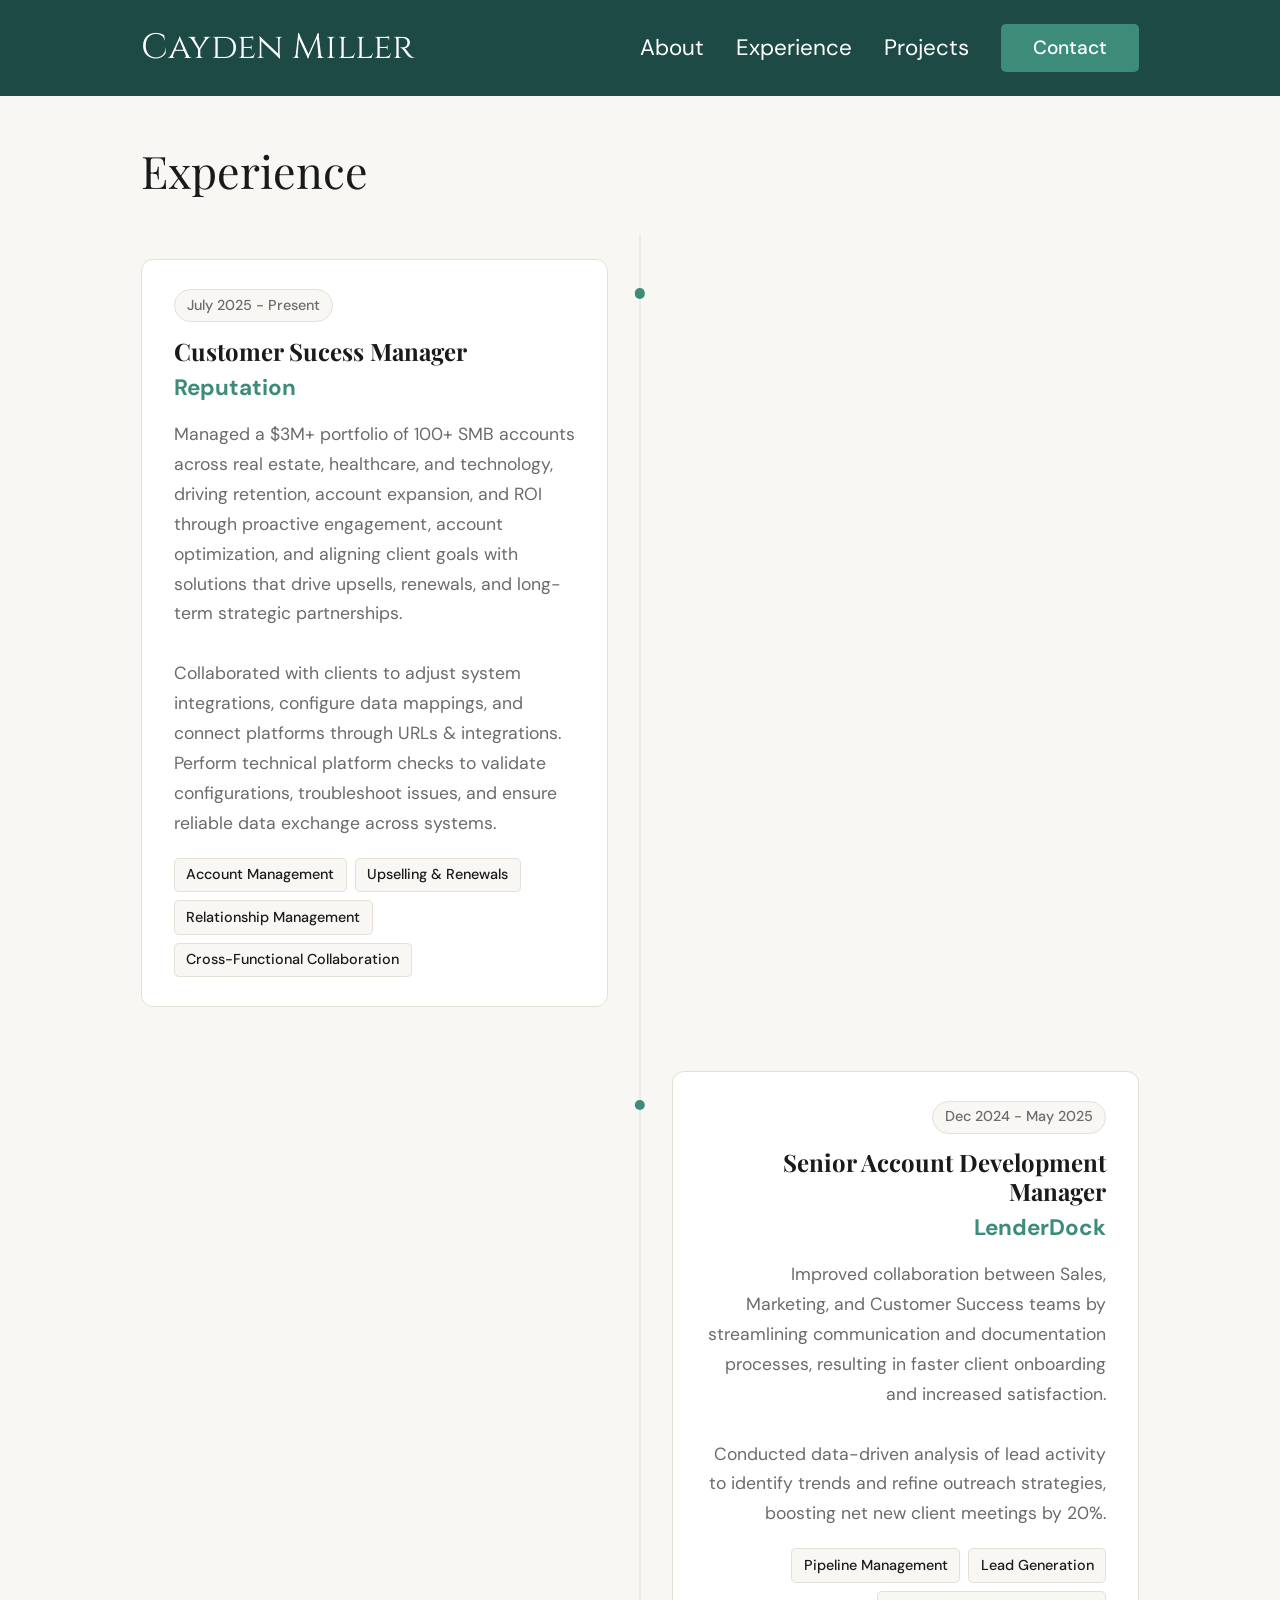
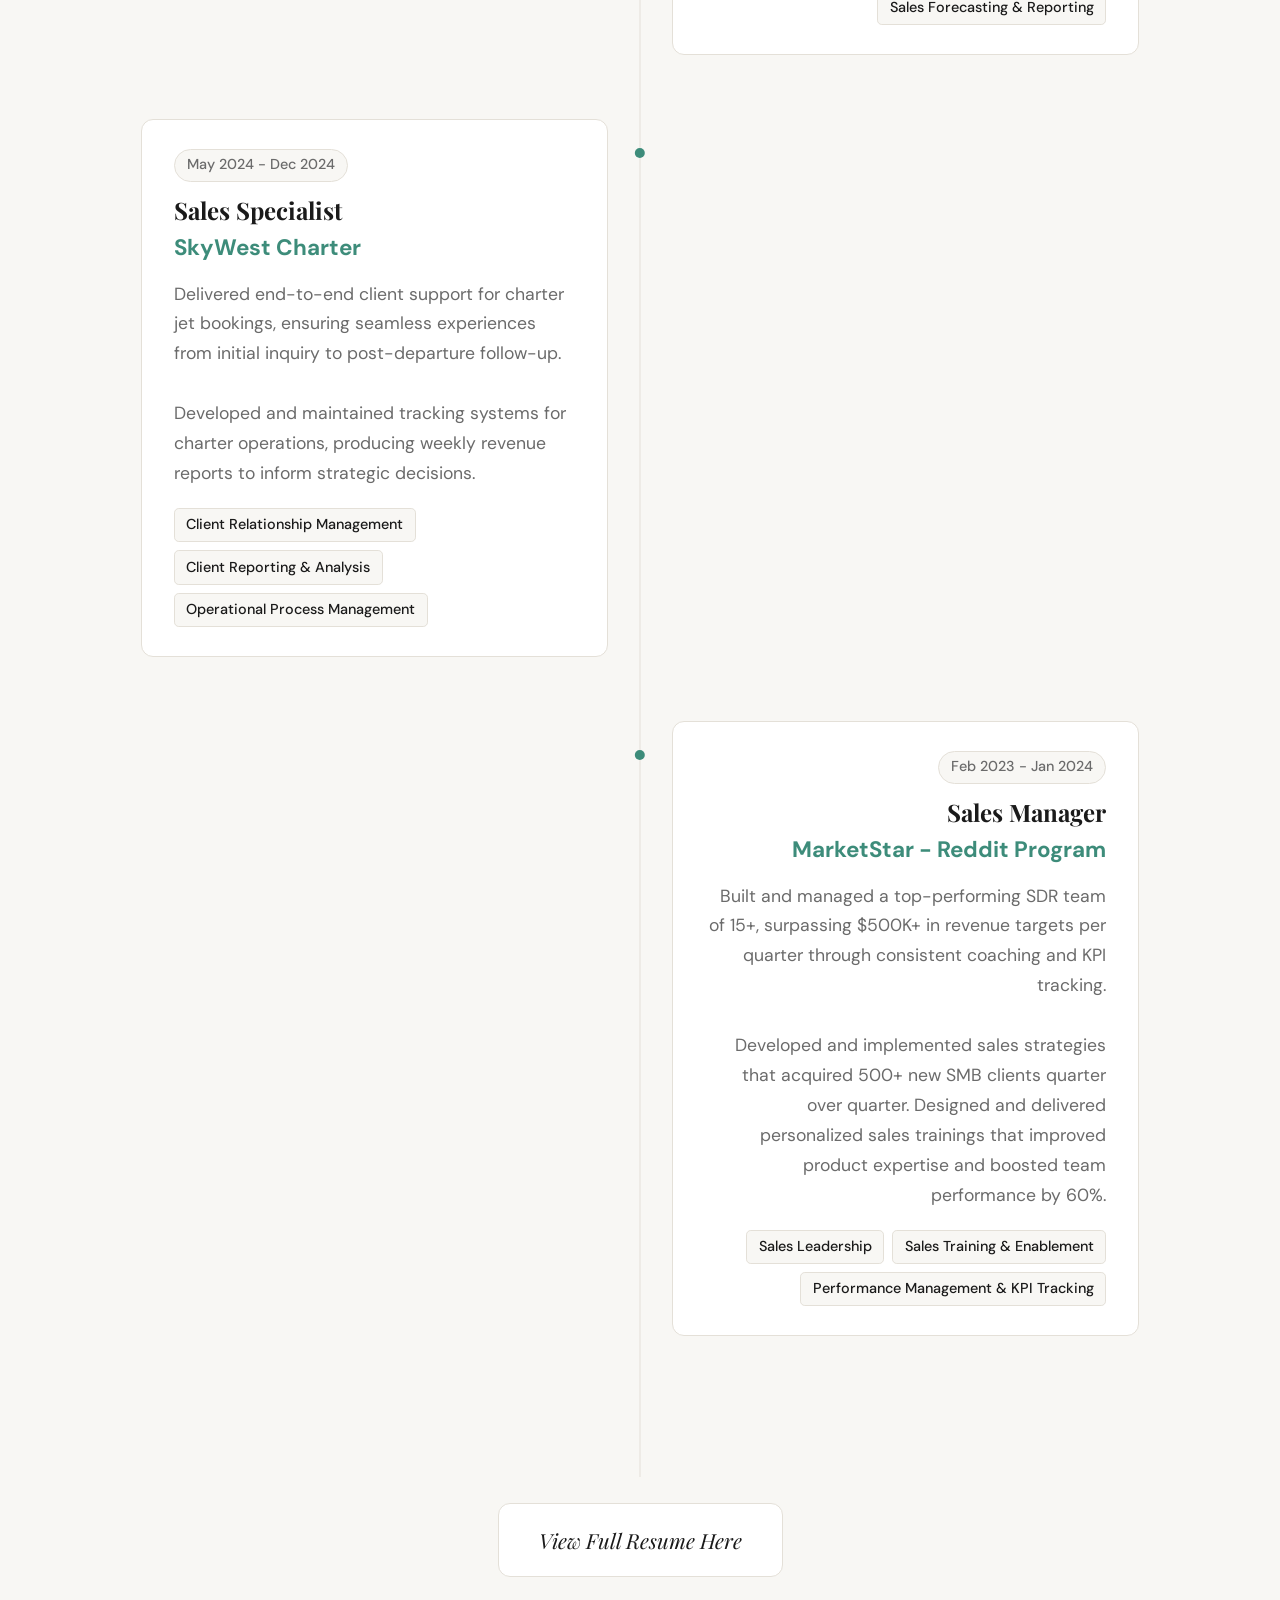
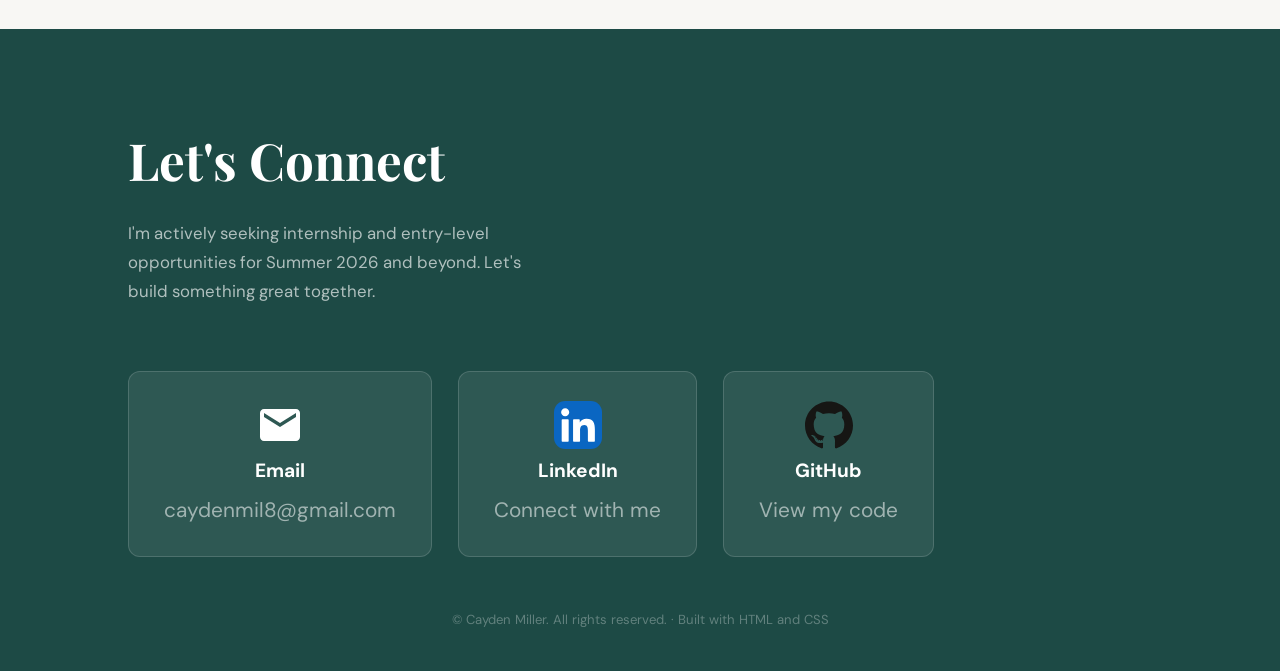
<file: experience.html>
<!DOCTYPE html>
<html lang="en">
<head>
    <meta charset="UTF-8">
    <meta name="viewport" content="width=device-width, initial-scale=1.0">
    <meta name="description" content="Cayden Miller's Experience">
    <link rel="stylesheet" href="styles_exp.css">
    <title>Experience | Cayden Miller</title>
</head>
<body>

    <!-- Navigation -->
    <header>
        <nav>
            <a href="index.html">
                <div class="index">
                    <p>Cayden Miller</p>
                </div>
            </a>

            <!-- Hidden checkbox drives the mobile menu toggle (pure CSS, no JS) -->
            <input type="checkbox" id="menu-toggle" class="menu-toggle" aria-hidden="true">
            <label for="menu-toggle" class="hamburger" aria-label="Toggle navigation menu">
                <span></span>
                <span></span>
                <span></span>
            </label>

            <div class="nav-links">
                <a href="index.html#story-section">About</a>
                <a href="experience.html">Experience</a>
                <a href="index.html#projects">Projects</a>
                <a href="index.html#contact" class="contact-btn">Contact</a>
            </div>
        </nav>
    </header>

    <!-- Main Content -->
    <main>
        <div class="experience-header">
            <h1>Experience</h1>
        </div>

        <!-- Timeline -->
        <div class="timeline">

            <!-- Left card -->
            <div class="timeline-item left">
                <div class="timeline-card">
                    <span class="date-badge">July 2025 - Present</span>
                    <h2>Customer Sucess Manager</h2>
                    <p class="timeline-company">Reputation</p>
                    <p class="timeline-desc">Managed a $3M+ portfolio of 100+ SMB accounts across real estate, healthcare, and technology, driving retention, account expansion, and ROI through proactive engagement, account optimization, and aligning client goals with solutions that drive upsells, renewals, and long-term strategic partnerships.<br><br>
                    Collaborated with clients to adjust system integrations, configure data mappings, and connect platforms through URLs & integrations. Perform technical platform checks to validate configurations, troubleshoot issues, and ensure reliable data exchange across systems. </p>
                    <!--Tag to websites or companies?-->
                    <div class="tags">
                        <span class="tag">Account Management</span>
                        <span class="tag">Upselling & Renewals</span>
                        <span class="tag">Relationship Management</span>
                        <span class="tag">Cross-Functional Collaboration</span>
                    </div>
                </div>
                <div class="timeline-dot"></div>
            </div>

            <!-- Right card -->
            <div class="timeline-item right">
                <div class="timeline-dot"></div>
                <div class="timeline-card">
                    <span class="date-badge">Dec 2024 - May 2025</span>
                    <h2>Senior Account Development Manager</h2>
                    <p class="timeline-company">LenderDock</p>
                    <p class="timeline-desc">Improved collaboration between Sales, Marketing, and Customer Success teams by streamlining communication and documentation processes, resulting in faster client onboarding and increased satisfaction.<br><br>
                    Conducted data-driven analysis of lead activity to identify trends and refine outreach strategies, boosting net new client meetings by 20%.
                    </p>
                    <div class="tags">
                        <span class="tag">Pipeline Management</span>
                        <span class="tag">Lead Generation</span>
                        <span class="tag">Sales Forecasting & Reporting</span>
                    </div>
                </div>
            </div>

            <!-- Left card -->
            <div class="timeline-item left">
                <div class="timeline-card">
                    <span class="date-badge">May 2024 - Dec 2024</span>
                    <h2>Sales Specialist</h2>
                    <p class="timeline-company">SkyWest Charter</p>
                    <p class="timeline-desc">Delivered end-to-end client support for charter jet bookings, ensuring seamless experiences from initial inquiry to post-departure follow-up.<br><br>
                    Developed and maintained tracking systems for charter operations, producing weekly revenue reports to inform strategic decisions.
                        </p>
                    <div class="tags">
                        <span class="tag">Client Relationship Management</span>
                        <span class="tag">Client Reporting & Analysis</span>
                        <span class="tag">Operational Process Management</span>
                    </div>
                </div>
                <div class="timeline-dot"></div>
            </div>

            <!-- Right card -->
            <div class="timeline-item right">
                <div class="timeline-dot"></div>
                <div class="timeline-card">
                    <span class="date-badge">Feb 2023 - Jan 2024</span>
                    <h2>Sales Manager</h2>
                    <p class="timeline-company">MarketStar - Reddit Program</p>
                    <p class="timeline-desc">Built and managed a top-performing SDR team of 15+, surpassing $500K+ in revenue targets per quarter through consistent coaching and KPI tracking.<br><br>
                    Developed and implemented sales strategies that acquired 500+ new SMB clients quarter over quarter. Designed and delivered personalized sales trainings that improved product expertise and boosted team performance by 60%.</p>
                    <div class="tags">
                        <span class="tag">Sales Leadership</span>
                        <span class="tag">Sales Training & Enablement</span>
                        <span class="tag">Performance Management & KPI Tracking</span>
                    </div>
                </div>
            </div>
        </div>
        <div class="resume-cta">
            <a href="CaydenMillerResume.pdf" target="_blank" rel="noopener noreferrer" class="resume-btn">View Full Resume Here</a>
        </div>
    </main>

    <!-- Footer -->
    <footer id="contact">
        <div class="footer-inner">
            <div class="footer-text">
                <h5>Let's Connect</h5>
                <p>I'm actively seeking internship and entry-level opportunities for Summer 2026 and beyond. Let's build something great together.</p>
            </div>
            <div class="contact-boxes">
                <a href="mailto:caydenmil8@gmail.com" class="contact-box">
                    <svg xmlns="http://www.w3.org/2000/svg" width="3rem" height="3rem" viewBox="0 0 24 24">
                        <path fill="#fff" d="M20 4H4c-1.1 0-1.99.9-1.99 2L2 18c0 1.1.9 2 2 2h16c1.1 0 2-.9 2-2V6c0-1.1-.9-2-2-2m0 4l-8 5l-8-5V6l8 5l8-5z" />
                    </svg>
                    <p class="contact-title">Email</p>
                    <p>caydenmil8@gmail.com</p>
                </a>
                <a href="https://www.linkedin.com/in/cayden-miller/" class="contact-box" target="_blank" rel="noopener noreferrer">
                    <svg xmlns="http://www.w3.org/2000/svg" width="3rem" height="3rem" viewBox="0 0 256 256">
                        <g fill="none">
                            <rect width="256" height="256" fill="#0a66c2" rx="60" />
                            <path fill="#fff" d="M184.715 217.685h29.27a4 4 0 0 0 4-3.999l.015-61.842c0-32.323-6.965-57.168-44.738-57.168c-14.359-.534-27.9 6.868-35.207 19.228a.32.32 0 0 1-.595-.161V101.66a4 4 0 0 0-4-4h-27.777a4 4 0 0 0-4 4v112.02a4 4 0 0 0 4 4h29.268a4 4 0 0 0 4-4v-55.373c0-15.657 2.97-30.82 22.381-30.82c19.135 0 19.383 17.916 19.383 31.834v54.364a4 4 0 0 0 4 4M38 59.628c0 11.864 9.767 21.626 21.632 21.626c11.862-.001 21.623-9.769 21.623-21.631C81.253 47.761 71.491 38 59.628 38C47.762 38 38 47.763 38 59.627m6.959 158.058h29.307a4 4 0 0 0 4-4V101.66a4 4 0 0 0-4-4H44.959a4 4 0 0 0-4 4v112.025a4 4 0 0 0 4 4" />
                        </g>
                    </svg>
                    <p class="contact-title">LinkedIn</p>
                    <p>Connect with me</p>
                </a>
                <a href="https://github.com/caydenmil8" class="contact-box" target="_blank" rel="noopener noreferrer">
                    <svg xmlns="http://www.w3.org/2000/svg" width="3rem" height="3rem" viewBox="0 0 256 250">
                        <path fill="#161614" d="M128.001 0C57.317 0 0 57.307 0 128.001c0 56.554 36.676 104.535 87.535 121.46c6.397 1.185 8.746-2.777 8.746-6.158c0-3.052-.12-13.135-.174-23.83c-35.61 7.742-43.124-15.103-43.124-15.103c-5.823-14.795-14.213-18.73-14.213-18.73c-11.613-7.944.876-7.78.876-7.78c12.853.902 19.621 13.19 19.621 13.19c11.417 19.568 29.945 13.911 37.249 10.64c1.149-8.272 4.466-13.92 8.127-17.116c-28.431-3.236-58.318-14.212-58.318-63.258c0-13.975 5-25.394 13.188-34.358c-1.329-3.224-5.71-16.242 1.24-33.874c0 0 10.749-3.44 35.21 13.121c10.21-2.836 21.16-4.258 32.038-4.307c10.878.049 21.837 1.47 32.066 4.307c24.431-16.56 35.165-13.12 35.165-13.12c6.967 17.63 2.584 30.65 1.255 33.873c8.207 8.964 13.173 20.383 13.173 34.358c0 49.163-29.944 59.988-58.447 63.157c4.591 3.972 8.682 11.762 8.682 23.704c0 17.126-.148 30.91-.148 35.126c0 3.407 2.304 7.398 8.792 6.14C219.37 232.5 256 184.537 256 128.002C256 57.307 198.691 0 128.001 0m-80.06 182.34c-.282.636-1.283.827-2.194.39c-.929-.417-1.45-1.284-1.15-1.922c.276-.655 1.279-.838 2.205-.399c.93.418 1.46 1.293 1.139 1.931m6.296 5.618c-.61.566-1.804.303-2.614-.591c-.837-.892-.994-2.086-.375-2.66c.63-.566 1.787-.301 2.626.591c.838.903 1 2.088.363 2.66m4.32 7.188c-.785.545-2.067.034-2.86-1.104c-.784-1.138-.784-2.503.017-3.05c.795-.547 2.058-.055 2.861 1.075c.782 1.157.782 2.522-.019 3.08m7.304 8.325c-.701.774-2.196.566-3.29-.49c-1.119-1.032-1.43-2.496-.726-3.27c.71-.776 2.213-.558 3.315.49c1.11 1.03 1.45 2.505.701 3.27m9.442 2.81c-.31 1.003-1.75 1.459-3.199 1.033c-1.448-.439-2.395-1.613-2.103-2.626c.301-1.01 1.747-1.484 3.207-1.028c1.446.436 2.396 1.602 2.095 2.622m10.744 1.193c.036 1.055-1.193 1.93-2.715 1.95c-1.53.034-2.769-.82-2.786-1.86c0-1.065 1.202-1.932 2.733-1.958c1.522-.03 2.768.818 2.768 1.868m10.555-.405c.182 1.03-.875 2.088-2.387 2.37c-1.485.271-2.861-.365-3.05-1.386c-.184-1.056.893-2.114 2.376-2.387c1.514-.263 2.868.356 3.061 1.403" />
                    </svg>
                    <p class="contact-title">GitHub</p>
                    <p>View my code</p>
                </a>
            </div>
        </div>
        <div style="text-align: center;">
            <p class="footer-copy">&copy; Cayden Miller. All rights reserved.</p>
            <p class="footer-copy">Built with HTML and CSS</p>
        </div>
    </footer>

</body>
</html>
</file>
<file: styles_exp.css>
@import url('https://fonts.googleapis.com/css2?family=Playfair+Display:ital,wght@0,700;1,700&family=DM+Sans:wght@300;400;500;600&display=swap');
@import url('https://fonts.googleapis.com/css2?family=Cinzel:wght@400;600&family=Playfair+Display:ital,wght@0,700;1,700&family=DM+Sans:wght@300;400;500;600&display=swap');

/* ── Reset ── */
*, *::before, *::after {
    margin: 0;
    padding: 0;
    box-sizing: border-box;
}

/* ── Design Tokens — matched to styles.css ── */
:root {
    --teal:       #1d4a45;
    --teal-mid:   #0b659a;
    --accent:     #3d8c7a;
    --white:      #ffffff;
    --off-white:  #f8f7f4;
    --text-dark:  #1a1a1a;
    --text-muted: #6b6b6b;
    --border:     #e4e0d8;
    --serif:      'Playfair Display', Georgia, serif;
    --sans:       'DM Sans', sans-serif;
    --max:        80vw;
    --pad-h:      1vw;
}

html { scroll-behavior: smooth; }

body {
    font-family: var(--sans);
    font-size: 1.05rem;
    color: var(--text-dark);
    background: var(--off-white);
    line-height: 1.65;
    -webkit-font-smoothing: antialiased;
    overflow-x: hidden;
}

/* ════════════════════════════════
   NAVIGATION (matches styles.css)
════════════════════════════════ */
header {
    position: sticky;
    top: 0;
    z-index: 100;
    background: var(--teal);
}

nav {
    max-width: var(--max);
    margin: 0 auto;
    padding: 0 var(--pad-h);
    height: 6rem;
    display: flex;
    align-items: center;
    gap: 2rem;
    position: relative; /* anchor for mobile dropdown */
}

nav > a:first-child { 
    margin-right: auto; 
    text-decoration: none;
}

.index p {
    font-weight: 300;
    font-size: 2.2rem;
    color: var(--white);
    font-family: 'Cinzel', serif;
}

.nav-links {
    display: flex;
    align-items: center;
    gap: 2rem;
}

.nav-links a {
    color: var(--white);
    font-size: 1.4rem;
    font-weight: 400;
    text-decoration: none;
    transition: color 0.2s;
}

.nav-links a:hover { color: var(--white); }

.nav-links .contact-btn {
    background: var(--accent);
    color: var(--white) !important;
    padding: 0.4em 2rem;
    border-radius: 0.3rem;
    font-size: 1.2rem;
    font-weight: 500;
    transition: background 0.2s;
}

.nav-links .contact-btn:hover { background: #4aa090; }

/* ── Hamburger menu ── */
.menu-toggle {
    position: absolute;
    width: 1px;
    height: 1px;
    padding: 0;
    margin: -1px;
    overflow: hidden;
    clip: rect(0, 0, 0, 0);
    white-space: nowrap;
    border: 0;
}

.hamburger {
    display: none;
    flex-direction: column;
    justify-content: center;
    gap: 6px;
    width: 44px;
    height: 44px;
    cursor: pointer;
    padding: 10px 9px;
    margin-left: auto;
    border-radius: 0.3rem;
    transition: background 0.2s;
}

.hamburger:hover { background: rgba(255,255,255,0.08); }

.hamburger span {
    display: block;
    width: 100%;
    height: 2px;
    background: var(--white);
    border-radius: 2px;
    transition: transform 0.3s ease, opacity 0.2s ease;
}

.menu-toggle:focus-visible ~ .hamburger {
    outline: 2px solid var(--white);
    outline-offset: 2px;
}

/* ════════════════════════════════
   EXPERIENCE HEADER
════════════════════════════════ */
.experience-header {
    max-width: var(--max);
    margin: 0 auto;
    padding: 3vw var(--pad-h) 1vw;
}

.experience-header h1 {
    font-family: var(--serif);
    font-size: clamp(2.8rem, 3.5vw, 4.5rem);
    font-weight: 300;
    color: var(--text-dark);
    margin-bottom: 0.8rem;
}

.experience-header > p {
    color: var(--text-muted);
    font-size: 1.2rem;
    max-width: 44ch;
    line-height: 1.7;
}

/* ════════════════════════════════
   TIMELINE
════════════════════════════════ */
.timeline {
    max-width: var(--max);
    margin: 0 auto;
    padding: 2vw var(--pad-h) 6vw;
    position: relative;
}

/* Center vertical line */
.timeline::before {
    content: '';
    position: absolute;
    left: 50%;
    top: 0;
    bottom: 0;
    width: 1px;
    background: var(--border);
    transform: translateX(-50%);
}

/* ── Timeline Row ── */
.timeline-item {
    display: flex;
    align-items: flex-start;
    margin-bottom: 4rem;
    position: relative;
    width: 100%;
}

.timeline-item.left {
    justify-content: flex-start;
    padding-right: calc(50% + 2rem);
}

.timeline-item.right {
    justify-content: flex-start;
    padding-left: calc(50% + 2rem);
}

/* ── Dot ── */
.timeline-dot {
    position: absolute;
    left: 50%;
    top: 1.8rem;
    width: 0.65rem;
    height: 0.65rem;
    border-radius: 50%;
    background: var(--accent);
    transform: translateX(-50%);
    flex-shrink: 0;
}

/* ── Card ── */
.timeline-card {
    background: var(--white);
    border: 1px solid var(--border);
    border-radius: 0.75rem;
    padding: 1.8rem 2rem;
    width: 100%;
    transition: box-shadow 0.2s;
}

.timeline-card:hover {
    box-shadow: 0 4px 24px rgba(0,0,0,0.07);
}

.timeline-item.right .timeline-card {
    text-align: right;
}

/* Date badge */
.date-badge {
    display: inline-block;
    font-size: 0.9rem;
    font-weight: 500;
    color: var(--text-muted);
    background: var(--off-white);
    border: 1px solid var(--border);
    border-radius: 100px;
    padding: 0.25em 0.85em;
    margin-bottom: 0.9rem;
}

.timeline-card h2 {
    font-family: var(--serif);
    font-size: clamp(1.2rem, 3vw, 1.5rem);
    font-weight: 700;
    color: var(--text-dark);
    margin-bottom: 0.3rem;
    line-height: 1.2;
}

.timeline-company {
    font-size: 1.4rem;
    color: var(--accent);
    font-weight: 700;
    margin-bottom: 0.8rem;
}

.timeline-desc {
    font-size: 1.1rem;
    color: var(--text-muted);
    line-height: 1.7;
    margin-bottom: 1.2rem;
}

.tags {
    display: flex;
    flex-wrap: wrap;
    gap: 0.5rem;
}

.timeline-item.right .tags {
    justify-content: flex-end;
}

.tag {
    font-size: 0.9rem;
    font-weight: 500;
    color: var(--text-dark);
    background: var(--off-white);
    border: 1px solid var(--border);
    border-radius: 0.3rem;
    padding: 0.3em 0.8em;
}

/* ════════════════════════════════
   RESUME CTA
════════════════════════════════ */
.resume-cta {
    display: flex;
    justify-content: center;
    padding: 2vw var(--pad-h) 4vw;
}

.resume-btn {
    font-family: var(--serif);
    font-size: 1.3rem;
    font-style: italic;
    color: var(--text-dark);
    text-decoration: none;
    border: 1px solid var(--border);
    border-radius: 0.75rem;
    padding: 1.2rem 2.5rem;
    background: var(--white);
    transition: all 0.2s;
    text-align: center;
}

.resume-btn:hover {
    border-color: var(--teal);
    color: var(--teal);
    box-shadow: 0 4px 16px rgba(0,0,0,0.06);
}

/* ════════════════════════════════
   FOOTER
════════════════════════════════ */
footer#contact {
    background: var(--teal);
    padding: 7vw var(--pad-h) 3vw;
    text-align: left;
}

.footer-inner {
    display: flex;
    align-items: center;
    justify-content: space-between;
    gap: 4rem;
    max-width: var(--max);
    margin: 0 auto 3rem;
    flex-wrap: wrap;
}

.footer-text h5 {
    font-family: var(--serif);
    font-size: clamp(2.4rem, 4vw, 3.4rem);
    font-weight: 700;
    color: var(--white);
    margin-bottom: 1rem;
}

.footer-text p {
    color: rgba(255,255,255,0.65);
    font-size: 1.05rem;
    max-width: 36ch;
    line-height: 1.75;
}

.contact-boxes {
    display: flex;
    gap: 1.6rem;
    flex-wrap: wrap;
    flex-shrink: 0;
}

.contact-box {
    background: rgba(255,255,255,0.08);
    border: 1px solid rgba(255,255,255,0.15);
    border-radius: 0.75rem;
    padding: 1.8rem 2.2rem;
    min-width: 10rem;
    display: flex;
    flex-direction: column;
    align-items: center;
    gap: 0.4rem;
    transition: background 0.2s;
    text-decoration: none;
    color: inherit;
}

.contact-box:hover { background: rgba(255,255,255,0.14); }

.contact-title {
    font-weight: 700;
    font-size: 1.2rem;
    color: var(--white);
}

.contact-box p:last-child {
    font-size: 1.3rem;
    color: rgba(255,255,255,0.55);
}

.footer-copy {
    color: rgba(255,255,255,0.3);
    font-size: 0.82rem;
    display: inline;
    text-align: center;
}

.footer-copy + .footer-copy::before {
    content: ' · ';
}

/* ════════════════════════════════════════════════
   RESPONSIVE BREAKPOINTS
════════════════════════════════════════════════ */

/* ── Large laptops / smaller desktops (≤ 1100px) ── */
@media (max-width: 1100px) {
    :root {
        --max: 90%;
        --pad-h: 3vw;
    }
}

/* ── Tablet landscape / small laptops (≤ 960px) ── */
@media (max-width: 960px) {
    :root {
        --max: 100%;
        --pad-h: 5vw;
    }

    .experience-header { padding: 5vw 5vw 1vw; }
    .timeline          { padding: 2vw 5vw 6vw; }
    .resume-cta        { padding: 2vw 5vw 5vw; }

    .timeline-card { padding: 1.6rem 1.8rem; }
}

/* ── Mobile / small tablet (≤ 780px) — hamburger activates here ── */
@media (max-width: 780px) {

    /* Show hamburger */
    .hamburger { display: flex; }

    nav {
        height: 4.5rem;
        padding: 0 5vw;
        gap: 1rem;
    }

    .index p { font-size: 1.6rem; }

    /* Dropdown menu */
    .nav-links {
        position: absolute;
        top: 100%;
        left: 0;
        right: 0;
        background: var(--teal);
        flex-direction: column;
        align-items: stretch;
        gap: 0;
        padding: 0 5vw;
        max-height: 0;
        overflow: hidden;
        transition: max-height 0.35s ease, padding 0.35s ease;
        box-shadow: 0 8px 16px rgba(0,0,0,0.1);
    }

    .nav-links a {
        display: block;
        padding: 1rem 0;
        font-size: 1.15rem;
        border-top: 1px solid rgba(255,255,255,0.1);
    }

    .nav-links a:first-child { border-top: none; }

    .nav-links .contact-btn {
        margin: 0.8rem 0 0.4rem;
        text-align: center;
        padding: 0.8em 1rem;
        border-top: none;
        font-size: 1.05rem;
    }

    .menu-toggle:checked ~ .nav-links {
        max-height: 28rem;
        padding: 0.4rem 5vw 1rem;
    }

    /* Animate bars into an X */
    .menu-toggle:checked ~ .hamburger span:nth-child(1) {
        transform: translateY(8px) rotate(45deg);
    }
    .menu-toggle:checked ~ .hamburger span:nth-child(2) {
        opacity: 0;
    }
    .menu-toggle:checked ~ .hamburger span:nth-child(3) {
        transform: translateY(-8px) rotate(-45deg);
    }

    /* Timeline: collapse into a single left-aligned column */
    .timeline::before { left: 1rem; }

    .timeline-item.left,
    .timeline-item.right {
        padding: 0 0 0 3rem;
        justify-content: flex-start;
    }

    .timeline-dot { left: 1rem; }

    .timeline-item.right .timeline-card { text-align: left; }
    .timeline-item.right .tags { justify-content: flex-start; }

    .timeline-card { padding: 1.4rem 1.3rem; }
    .timeline-company { font-size: 1.2rem; }
    .timeline-desc { font-size: 1rem; }

    .experience-header h1 { font-size: clamp(2.4rem, 10vw, 3.4rem); }

    footer#contact { padding: 10vw 5vw 4vw; }

    .footer-inner {
        flex-direction: column;
        align-items: flex-start;
        gap: 2.5rem;
    }
}

/* ── Small phones (≤ 480px) ── */
@media (max-width: 480px) {
    body { font-size: 1rem; }

    nav { padding: 0 4vw; }
    .index p { font-size: 1.4rem; }

    .timeline-card { padding: 1.2rem 1.1rem; }
    .date-badge    { font-size: 0.8rem; }
    .tag           { font-size: 0.82rem; }

    .resume-btn {
        font-size: 1.1rem;
        padding: 1rem 1.8rem;
        width: 100%;
        max-width: 22rem;
    }

    .contact-boxes { flex-direction: column; align-items: center; width: 100%; }
    .contact-box   { width: 100%; max-width: 20rem; min-width: 0; }
}
</file>
